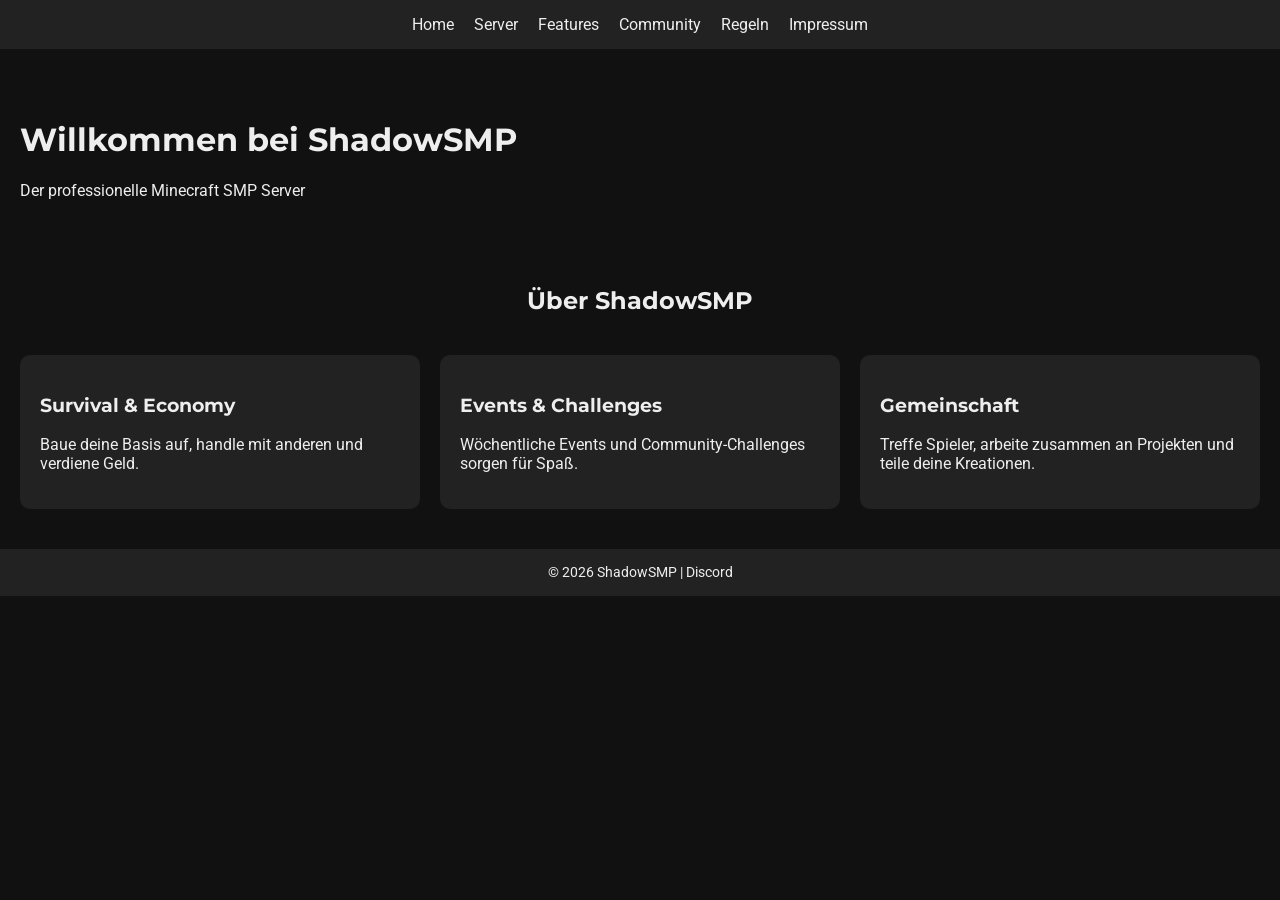
<file: index.html>
<!doctype html>
<html lang="de">
  <head>
    <meta charset="UTF-8" />
    <meta name="viewport" content="width=device-width, initial-scale=1.0" />
    <title>ShadowSMP – Home</title>
    <link
      href="https://fonts.googleapis.com/css2?family=Roboto:wght@400;700&family=Montserrat:wght@500;700&display=swap"
      rel="stylesheet"
    />
    <link rel="stylesheet" href="style.css" />
  </head>
  <body>
    <nav>
      <a href="index.html">Home</a>
      <a href="server.html">Server</a>
      <a href="features.html">Features</a>
      <a href="community.html">Community</a>
      <a href="rules.html">Regeln</a>
      <a href="impressum.html">Impressum</a>
    </nav>

    <header>
      <h1>Willkommen bei ShadowSMP</h1>
      <p>Der professionelle Minecraft SMP Server</p>
    </header>

    <section>
      <h2>Über ShadowSMP</h2>
      <div class="grid">
        <div class="card">
          <h3>Survival & Economy</h3>
          <p>Baue deine Basis auf, handle mit anderen und verdiene Geld.</p>
        </div>
        <div class="card">
          <h3>Events & Challenges</h3>
          <p>Wöchentliche Events und Community-Challenges sorgen für Spaß.</p>
        </div>
        <div class="card">
          <h3>Gemeinschaft</h3>
          <p>
            Treffe Spieler, arbeite zusammen an Projekten und teile deine
            Kreationen.
          </p>
        </div>
      </div>
    </section>

    <footer>
      © 2026 ShadowSMP |
      <a href="https://discord.gg/g53JW4Nw" target="_blank">Discord</a>
    </footer>
  </body>
</html>
</file>
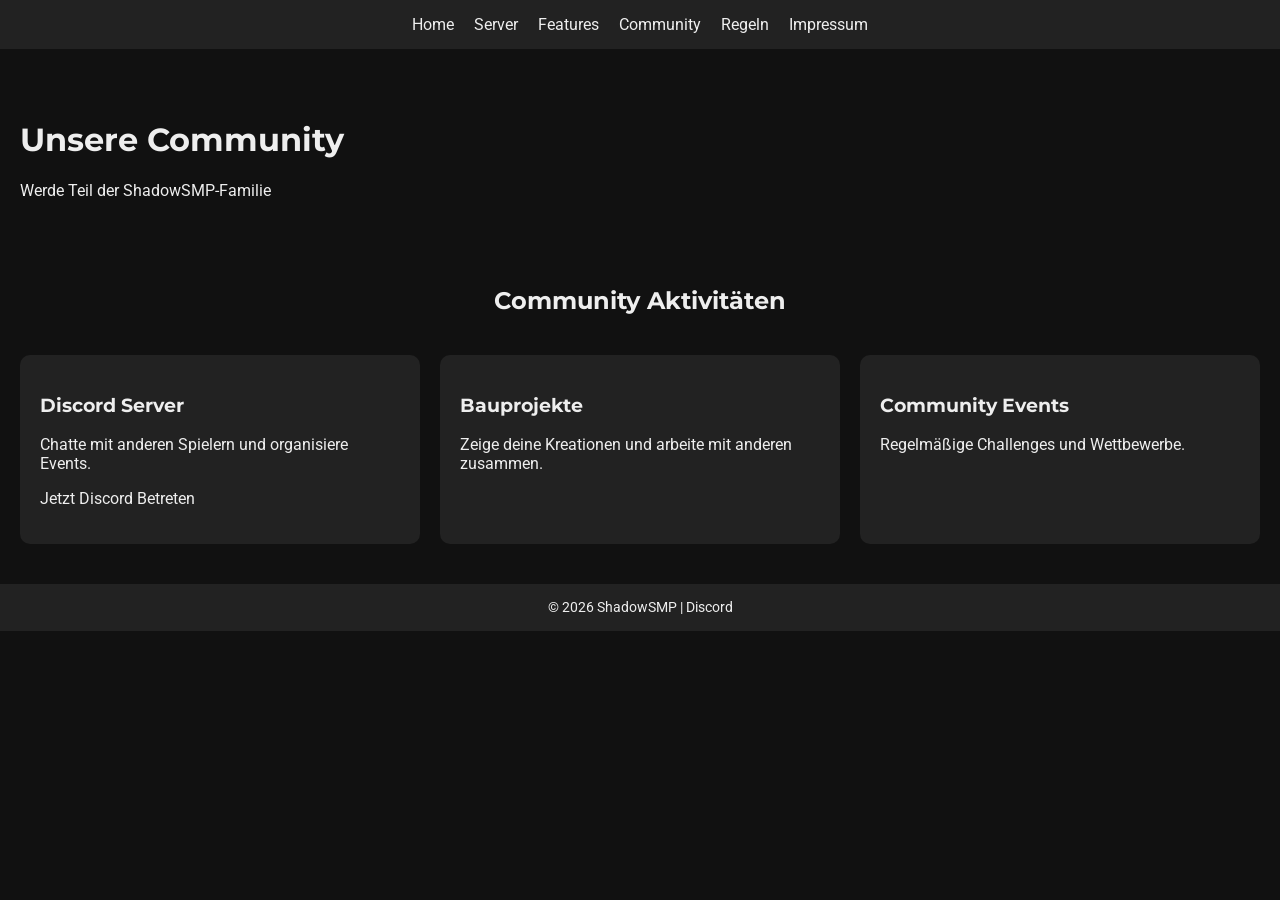
<file: community.html>
<!doctype html>
<html lang="de">
  <head>
    <meta charset="UTF-8" />
    <meta name="viewport" content="width=device-width, initial-scale=1.0" />
    <title>ShadowSMP – Community</title>
    <link
      href="https://fonts.googleapis.com/css2?family=Roboto:wght@400;700&family=Montserrat:wght@500;700&display=swap"
      rel="stylesheet"
    />
    <link rel="stylesheet" href="style.css" />
  </head>
  <body>
    <nav>
      <a href="index.html">Home</a>
      <a href="server.html">Server</a>
      <a href="features.html">Features</a>
      <a href="community.html">Community</a>
      <a href="rules.html">Regeln</a>
      <a href="impressum.html">Impressum</a>
    </nav>

    <header>
      <h1>Unsere Community</h1>
      <p>Werde Teil der ShadowSMP-Familie</p>
    </header>

    <section>
      <h2>Community Aktivitäten</h2>
      <div class="grid">
        <div class="card">
          <h3>Discord Server</h3>
          <p>Chatte mit anderen Spielern und organisiere Events.</p>
          <p>
            <a href="https://discord.gg/g53JW4Nw" target="_blank"
              >Jetzt Discord Betreten</a
            >
          </p>
        </div>
        <div class="card">
          <h3>Bauprojekte</h3>
          <p>Zeige deine Kreationen und arbeite mit anderen zusammen.</p>
        </div>
        <div class="card">
          <h3>Community Events</h3>
          <p>Regelmäßige Challenges und Wettbewerbe.</p>
        </div>
      </div>
    </section>

    <footer>
      © 2026 ShadowSMP |
      <a href="https://discord.gg/g53JW4Nw" target="_blank">Discord</a>
    </footer>
  </body>
</html>
</file>
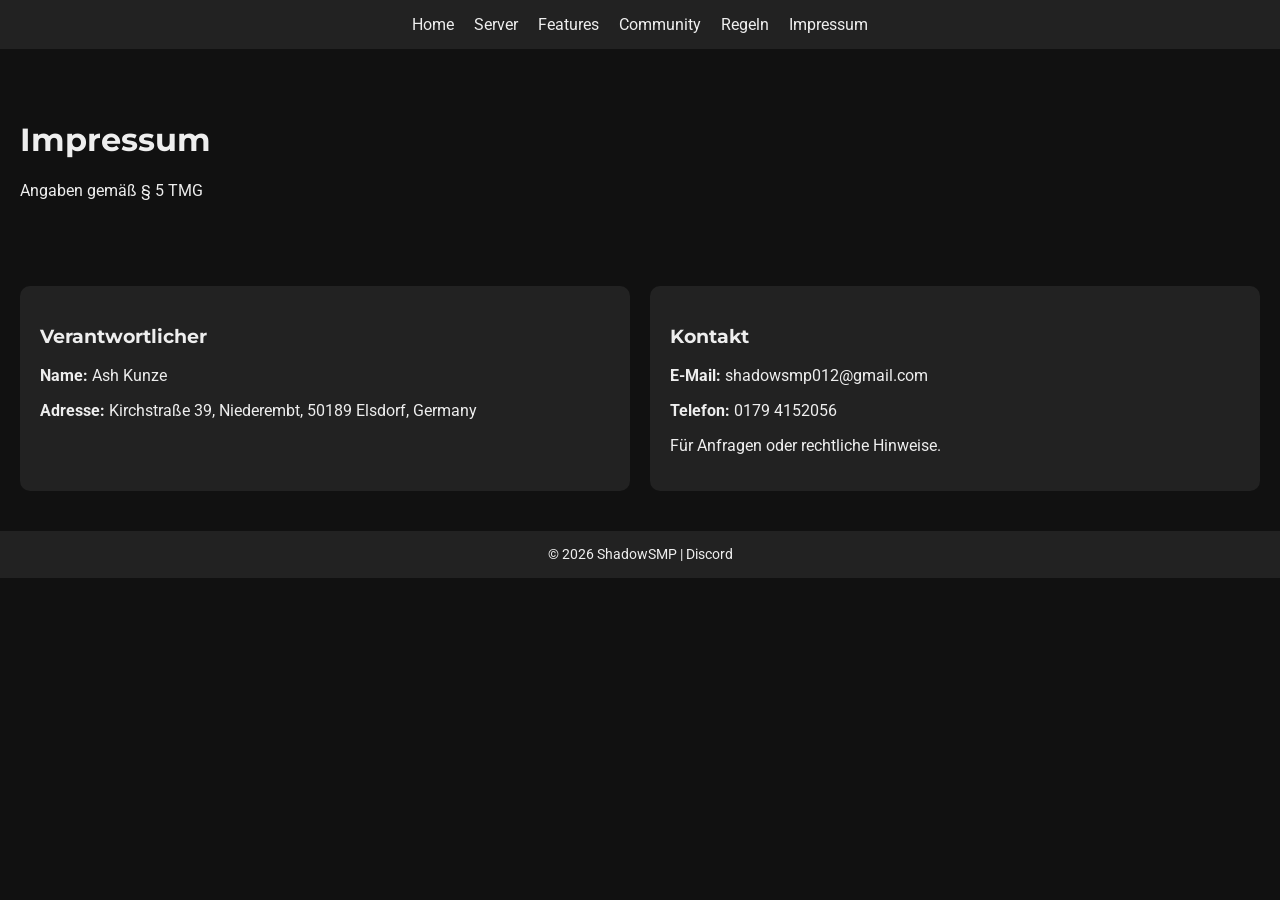
<file: impressum.html>
<!doctype html>
<html lang="de">
  <head>
    <meta charset="UTF-8" />
    <meta name="viewport" content="width=device-width, initial-scale=1.0" />
    <title>ShadowSMP – Impressum</title>
    <link
      href="https://fonts.googleapis.com/css2?family=Roboto:wght@400;700&family=Montserrat:wght@500;700&display=swap"
      rel="stylesheet"
    />
    <link rel="stylesheet" href="style.css" />
  </head>
  <body>
    <nav>
      <a href="index.html">Home</a>
      <a href="server.html">Server</a>
      <a href="features.html">Features</a>
      <a href="community.html">Community</a>
      <a href="rules.html">Regeln</a>
      <a href="impressum.html">Impressum</a>
    </nav>

    <header>
      <h1>Impressum</h1>
      <p>Angaben gemäß § 5 TMG</p>
    </header>

    <section>
      <div class="grid">
        <div class="card">
          <h3>Verantwortlicher</h3>
          <p><strong>Name:</strong> Ash Kunze</p>
          <p>
            <strong>Adresse:</strong> Kirchstraße 39, Niederembt, 50189 Elsdorf,
            Germany
          </p>
        </div>

        <div class="card">
          <h3>Kontakt</h3>
          <p>
            <strong>E-Mail:</strong>
            <a href="mailto:shadowsmp012@gmail.com">shadowsmp012@gmail.com</a>
          </p>
          <p><strong>Telefon:</strong> 0179 4152056</p>
          <p>Für Anfragen oder rechtliche Hinweise.</p>
        </div>
      </div>
    </section>

    <footer>
      © 2026 ShadowSMP |
      <a href="https://discord.gg/g53JW4Nw" target="_blank">Discord</a>
    </footer>
  </body>
</html>
</file>
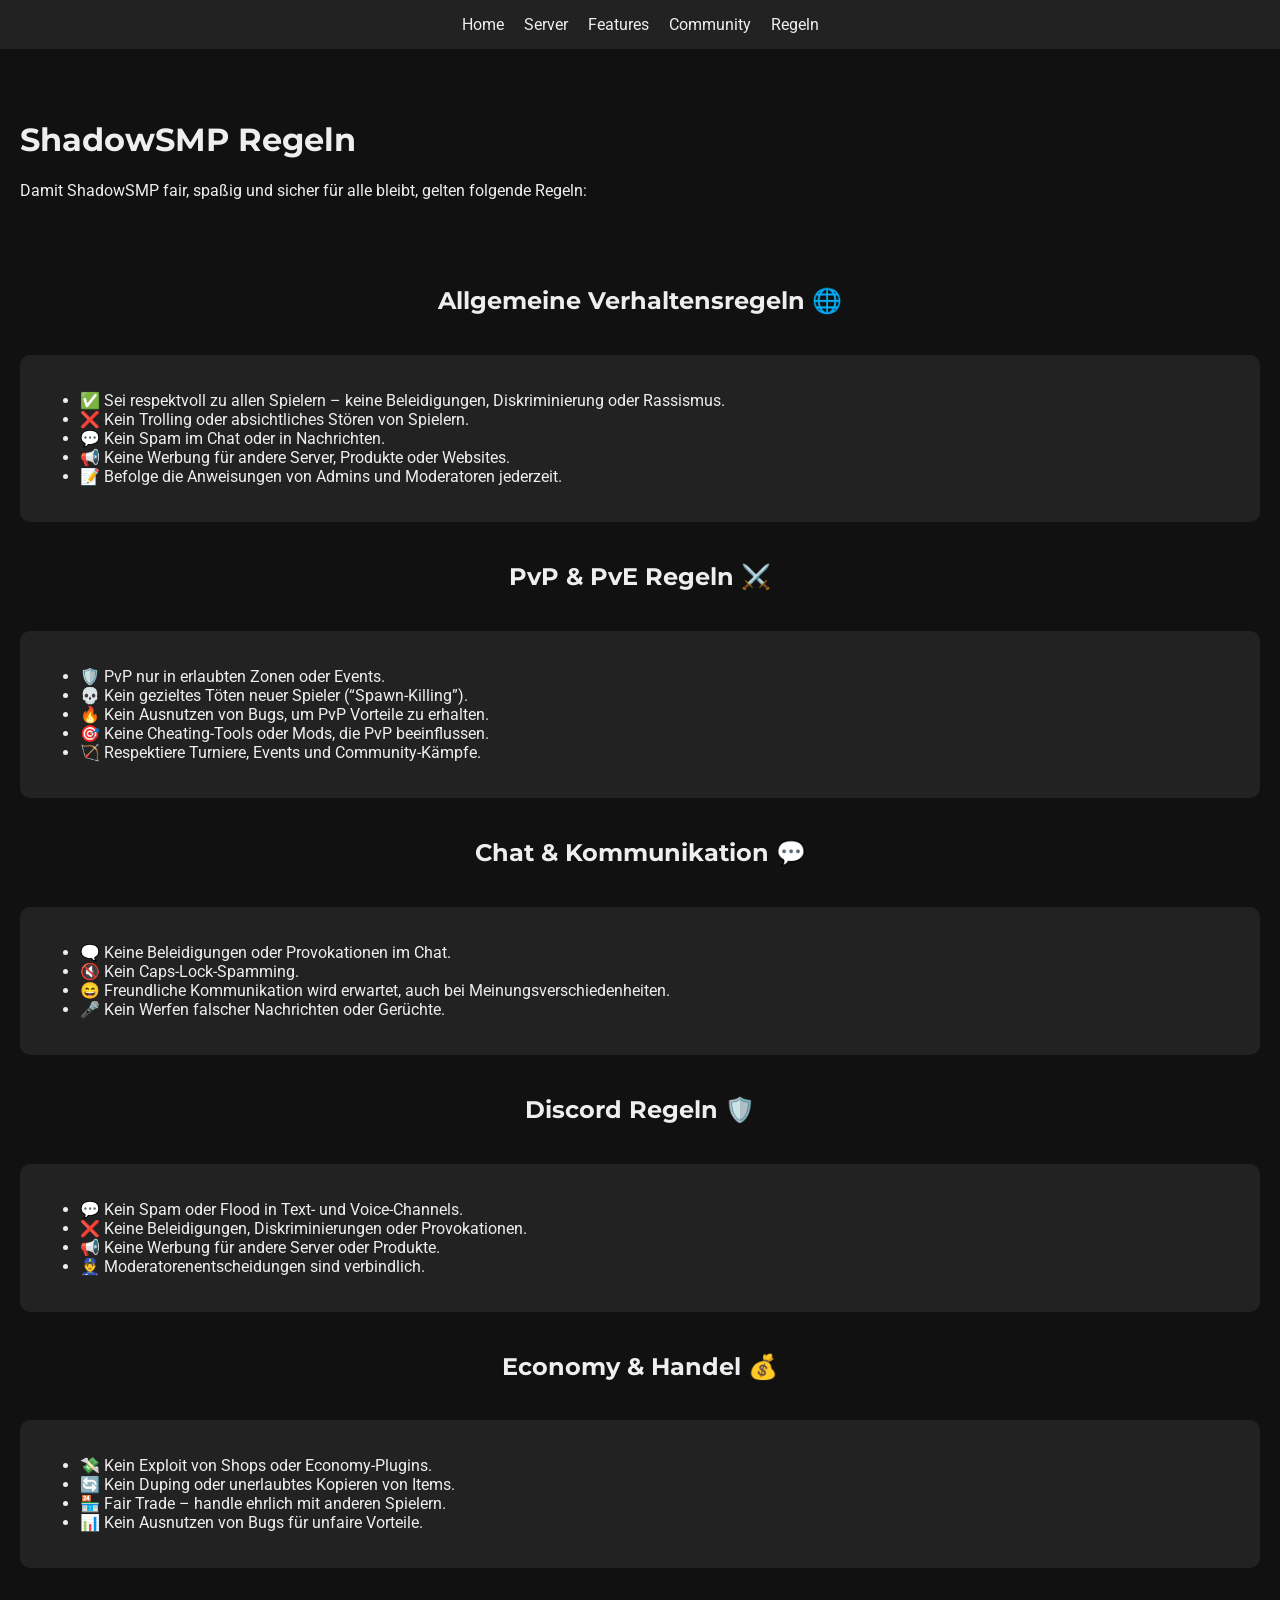
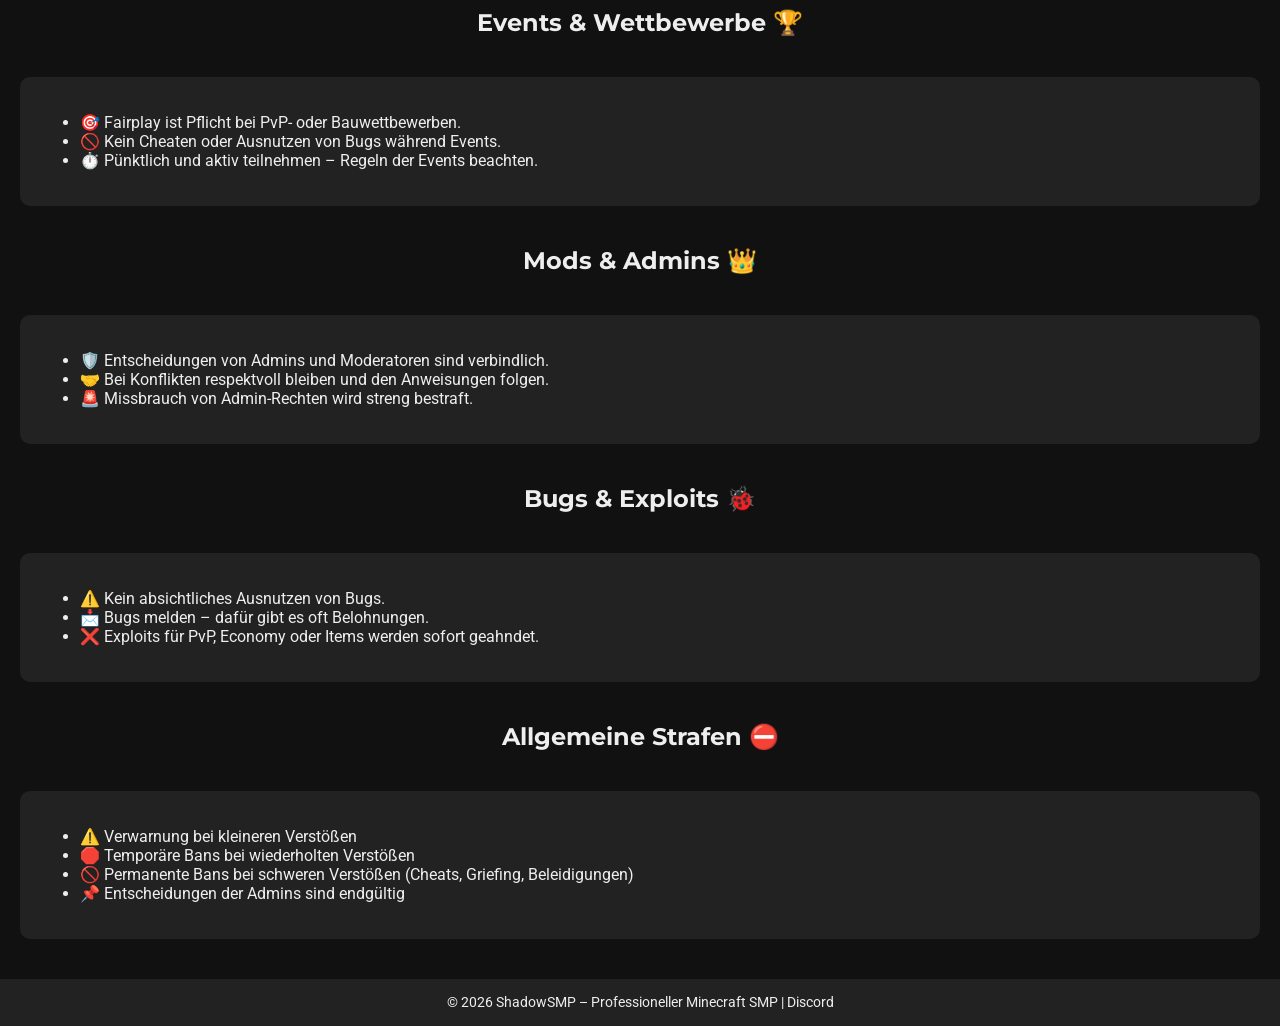
<file: rules.html>
<!DOCTYPE html>
<html lang="de">
<head>
<meta charset="UTF-8">
<meta name="viewport" content="width=device-width, initial-scale=1.0">
<title>ShadowSMP – Regeln</title>
<link href="https://fonts.googleapis.com/css2?family=Roboto:wght@400;700&family=Montserrat:wght@500;700&display=swap" rel="stylesheet">
<link rel="stylesheet" href="style.css">
</head>
<body>
<nav>
  <a href="index.html">Home</a>
  <a href="server.html">Server</a>
  <a href="features.html">Features</a>
  <a href="community.html">Community</a>
  <a href="rules.html">Regeln</a>
</nav>

<header>
  <h1>ShadowSMP Regeln</h1>
  <p>Damit ShadowSMP fair, spaßig und sicher für alle bleibt, gelten folgende Regeln:</p>
</header>

<section>
  <h2>Allgemeine Verhaltensregeln 🌐</h2>
  <div class="grid">
    <div class="card">
      <ul>
        <li>✅ Sei respektvoll zu allen Spielern – keine Beleidigungen, Diskriminierung oder Rassismus.</li>
        <li>❌ Kein Trolling oder absichtliches Stören von Spielern.</li>
        <li>💬 Kein Spam im Chat oder in Nachrichten.</li>
        <li>📢 Keine Werbung für andere Server, Produkte oder Websites.</li>
        <li>📝 Befolge die Anweisungen von Admins und Moderatoren jederzeit.</li>
      </ul>
    </div>
  </div>
</section>

<section>
  <h2>PvP & PvE Regeln ⚔️</h2>
  <div class="grid">
    <div class="card">
      <ul>
        <li>🛡️ PvP nur in erlaubten Zonen oder Events.</li>
        <li>💀 Kein gezieltes Töten neuer Spieler (“Spawn-Killing”).</li>
        <li>🔥 Kein Ausnutzen von Bugs, um PvP Vorteile zu erhalten.</li>
        <li>🎯 Keine Cheating-Tools oder Mods, die PvP beeinflussen.</li>
        <li>🏹 Respektiere Turniere, Events und Community-Kämpfe.</li>
      </ul>
    </div>
  </div>
</section>

<section>
  <h2>Chat & Kommunikation 💬</h2>
  <div class="grid">
    <div class="card">
      <ul>
        <li>🗨️ Keine Beleidigungen oder Provokationen im Chat.</li>
        <li>🔇 Kein Caps-Lock-Spamming.</li>
        <li>😄 Freundliche Kommunikation wird erwartet, auch bei Meinungsverschiedenheiten.</li>
        <li>🎤 Kein Werfen falscher Nachrichten oder Gerüchte.</li>
      </ul>
    </div>
  </div>
</section>

<section>
  <h2>Discord Regeln 🛡️</h2>
  <div class="grid">
    <div class="card">
      <ul>
        <li>💬 Kein Spam oder Flood in Text- und Voice-Channels.</li>
        <li>❌ Keine Beleidigungen, Diskriminierungen oder Provokationen.</li>
        <li>📢 Keine Werbung für andere Server oder Produkte.</li>
        <li>👮‍♂️ Moderatorenentscheidungen sind verbindlich.</li>
      </ul>
    </div>
  </div>
</section>

<section>
  <h2>Economy & Handel 💰</h2>
  <div class="grid">
    <div class="card">
      <ul>
        <li>💸 Kein Exploit von Shops oder Economy-Plugins.</li>
        <li>🔄 Kein Duping oder unerlaubtes Kopieren von Items.</li>
        <li>🏪 Fair Trade – handle ehrlich mit anderen Spielern.</li>
        <li>📊 Kein Ausnutzen von Bugs für unfaire Vorteile.</li>
      </ul>
    </div>
  </div>
</section>

<section>
  <h2>Events & Wettbewerbe 🏆</h2>
  <div class="grid">
    <div class="card">
      <ul>
        <li>🎯 Fairplay ist Pflicht bei PvP- oder Bauwettbewerben.</li>
        <li>🚫 Kein Cheaten oder Ausnutzen von Bugs während Events.</li>
        <li>⏱️ Pünktlich und aktiv teilnehmen – Regeln der Events beachten.</li>
      </ul>
    </div>
  </div>
</section>

<section>
  <h2>Mods & Admins 👑</h2>
  <div class="grid">
    <div class="card">
      <ul>
        <li>🛡️ Entscheidungen von Admins und Moderatoren sind verbindlich.</li>
        <li>🤝 Bei Konflikten respektvoll bleiben und den Anweisungen folgen.</li>
        <li>🚨 Missbrauch von Admin-Rechten wird streng bestraft.</li>
      </ul>
    </div>
  </div>
</section>

<section>
  <h2>Bugs & Exploits 🐞</h2>
  <div class="grid">
    <div class="card">
      <ul>
        <li>⚠️ Kein absichtliches Ausnutzen von Bugs.</li>
        <li>📩 Bugs melden – dafür gibt es oft Belohnungen.</li>
        <li>❌ Exploits für PvP, Economy oder Items werden sofort geahndet.</li>
      </ul>
    </div>
  </div>
</section>

<section>
  <h2>Allgemeine Strafen ⛔</h2>
  <div class="grid">
    <div class="card">
      <ul>
        <li>⚠️ Verwarnung bei kleineren Verstößen</li>
        <li>🛑 Temporäre Bans bei wiederholten Verstößen</li>
        <li>🚫 Permanente Bans bei schweren Verstößen (Cheats, Griefing, Beleidigungen)</li>
        <li>📌 Entscheidungen der Admins sind endgültig</li>
      </ul>
    </div>
  </div>
</section>

<footer>
  © 2026 ShadowSMP – Professioneller Minecraft SMP | <a href="https://discord.gg/g53JW4Nw" target="_blank">Discord</a>
</footer>
</body>
</html>
</file>
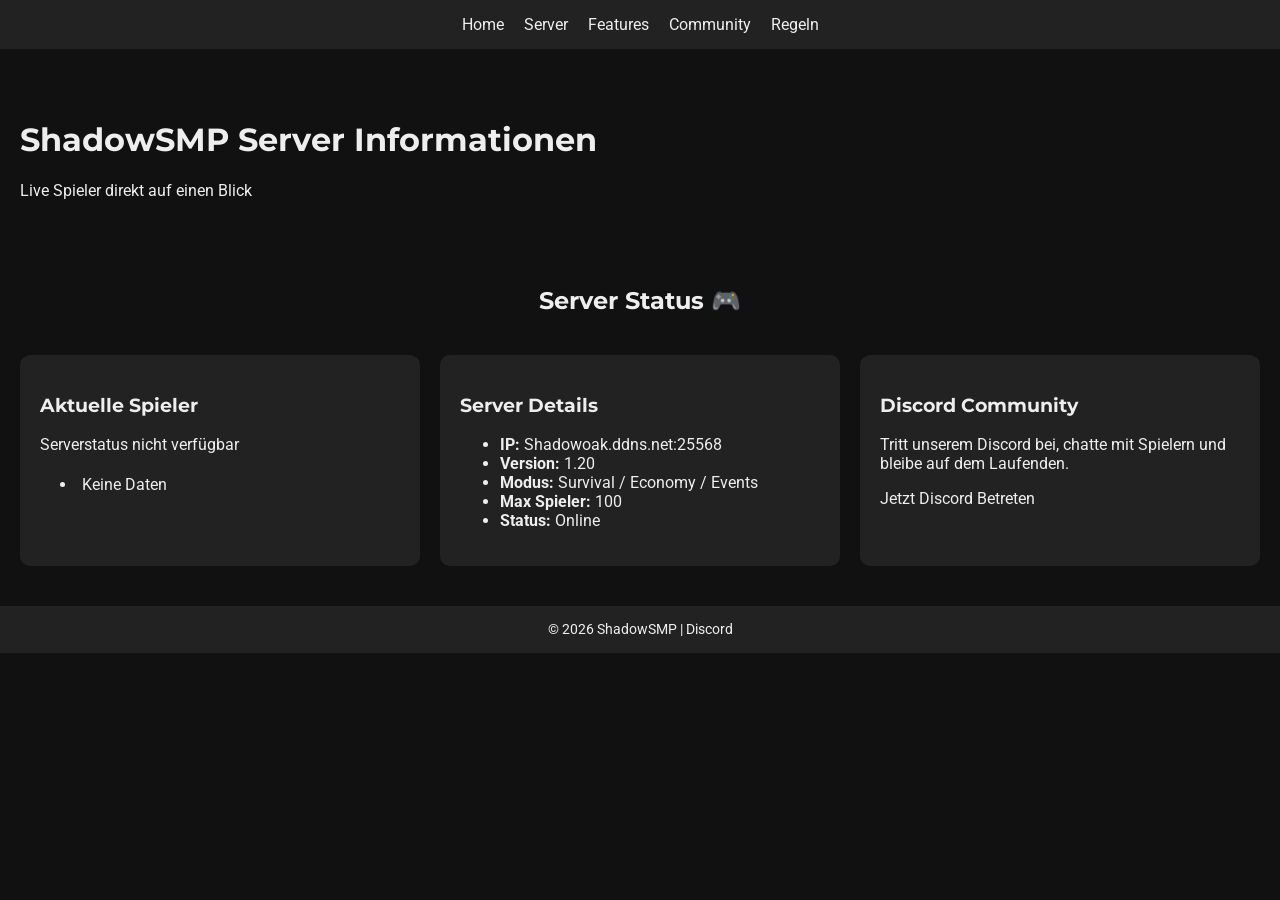
<file: server.html>
<!doctype html>
<html lang="de">
  <head>
    <meta charset="UTF-8" />
    <meta name="viewport" content="width=device-width, initial-scale=1.0" />
    <title>ShadowSMP – Server</title>
    <link
      href="https://fonts.googleapis.com/css2?family=Roboto:wght@400;700&family=Montserrat:wght@500;700&display=swap"
      rel="stylesheet"
    />
    <link rel="stylesheet" href="style.css" />
    <style>
      /* Spielerliste scrollbar & hover */
      #playerList {
        max-height: 200px;
        overflow-y: auto;
        padding-left: 15px;
        margin-top: 10px;
      }

      #playerList li {
        padding: 5px;
        transition: 0.3s;
        list-style: disc inside;
      }

      #playerList li:hover {
        background-color: rgba(255, 255, 255, 0.1);
        border-radius: 5px;
      }
    </style>
  </head>
  <body>
    <nav>
      <a href="index.html">Home</a>
      <a href="server.html">Server</a>
      <a href="features.html">Features</a>
      <a href="community.html">Community</a>
      <a href="rules.html">Regeln</a>
    </nav>

    <header>
      <h1>ShadowSMP Server Informationen</h1>
      <p>Live Spieler direkt auf einen Blick</p>
    </header>

    <section>
      <h2>Server Status 🎮</h2>
      <div class="grid">
        <!-- Live Spieler -->
        <div class="card">
          <h3>Aktuelle Spieler</h3>
          <p id="playerCount">Lade Spielerzahl...</p>
          <ul id="playerList"></ul>
        </div>

        <!-- Server Details -->
        <div class="card">
          <h3>Server Details</h3>
          <ul>
            <li><strong>IP:</strong> Shadowoak.ddns.net:25568</li>
            <li><strong>Version:</strong> 1.20</li>
            <li><strong>Modus:</strong> Survival / Economy / Events</li>
            <li><strong>Max Spieler:</strong> 100</li>
            <li><strong>Status:</strong> Online</li>
          </ul>
        </div>

        <!-- Discord Card -->
        <div class="card">
          <h3>Discord Community</h3>
          <p>
            Tritt unserem Discord bei, chatte mit Spielern und bleibe auf dem
            Laufenden.
          </p>
          <p>
            <a href="https://discord.gg/g53JW4Nw" target="_blank"
              >Jetzt Discord Betreten</a
            >
          </p>
        </div>
      </div>
    </section>

    <footer>
      © 2026 ShadowSMP |
      <a href="https://discord.gg/g53JW4Nw" target="_blank">Discord</a>
    </footer>

    <script>
      const serverIP = "Shadowoak.ddns.net";
      const serverPort = 25568;

      async function updatePlayers() {
        try {
          const res = await fetch(
            `https://api.mcsrvstat.us/2/${serverIP}:${serverPort}`,
          );
          const data = await res.json();

          const onlineCount = data.players?.online || 0;
          const playerArray = Array.isArray(data.players?.list)
            ? data.players.list
            : [];

          document.getElementById("playerCount").innerText =
            `${onlineCount} Spieler online`;
          const playerListEl = document.getElementById("playerList");

          if (playerArray.length > 0) {
            playerListEl.innerHTML = playerArray
              .map((p) => `<li>${p}</li>`)
              .join("");
          } else {
            playerListEl.innerHTML = "<li>Keine Spieler online</li>";
          }
        } catch (err) {
          document.getElementById("playerCount").innerText =
            "Serverstatus nicht verfügbar";
          document.getElementById("playerList").innerHTML =
            "<li>Keine Daten</li>";
          console.error(err);
        }
      }

      // Direkt beim Laden + alle 30 Sekunden aktualisieren
      updatePlayers();
      setInterval(updatePlayers, 30000);
    </script>
  </body>
</html>
</file>
<file: style.css>
/* Allgemeine Einstellungen */
body {
    margin: 0;
    font-family: 'Roboto', sans-serif;
    background-color: #111;
    color: #eee;
}

a {
    color: #eee;
    text-decoration: none;
}

a:hover {
    color: #fff;
}

nav {
    display: flex;
    justify-content: center;
    gap: 20px;
    padding: 15px;
    background-color: #222;
    position: sticky;
    top: 0;
    z-index: 100;
}

header {
    padding: 50px 20px;
}

h1, h2, h3 {
    font-family: 'Montserrat', sans-serif;
}

.grid {
    display: grid;
    gap: 20px;
    grid-template-columns: repeat(auto-fit, minmax(280px, 1fr));
    padding: 20px;
}

.card {
    background-color: #222;
    padding: 20px;
    border-radius: 10px;
    transition: transform 0.3s, background-color 0.3s;
}

.card:hover {
    transform: translateY(-5px);
    background-color: #333;
}

footer {
    background-color: #222;
    text-align: center;
    padding: 15px;
    margin-top: 20px;
    font-size: 0.9em;
}

/* Spielerliste scroll + hover */
#playerList {
    max-height: 200px;
    overflow-y: auto;
    padding-left: 15px;
    margin-top: 10px;
}

#playerList li {
    padding: 5px;
    transition: 0.3s;
    list-style: disc inside;
}

#playerList li:hover {
    background-color: rgba(255,255,255,0.1);
    border-radius: 5px;
}

/* Überschriften Style */
h2 {
    text-align: center;
    margin-top: 20px;
}
</file>
